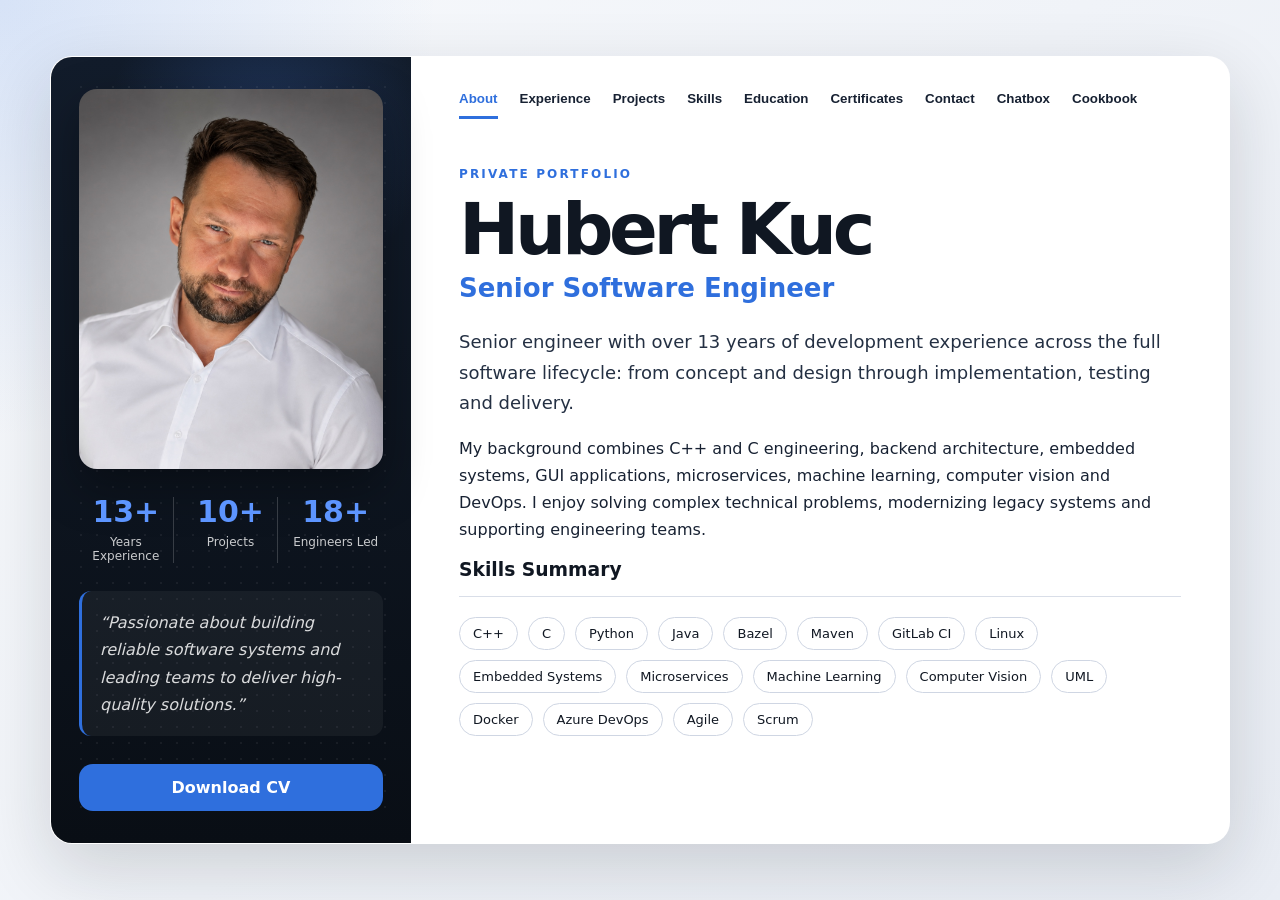
<file: index.html>
<!DOCTYPE html>
<html lang="en">
<head>
  <meta charset="UTF-8" />
  <meta name="viewport" content="width=device-width, initial-scale=1.0" />
  <title>Hubert Kuc | Senior Software Engineer</title>
  <meta name="description" content="Private portfolio of Hubert Kuc, Senior Software Engineer specializing in C++, backend systems, embedded software, DevOps and engineering leadership." />
  <link rel="stylesheet" href="styles.css" />
</head>
<body>
  <main class="page-shell">
    <aside class="profile-card">
      <div class="photo-wrap">
        <img src="assets/hubert-kuc-photo.jpeg" alt="Hubert Kuc portrait" />
      </div>

      <div class="stats">
        <div><strong>13+</strong><span>Years Experience</span></div>
        <div><strong>10+</strong><span>Projects</span></div>
        <div><strong>18+</strong><span>Engineers Led</span></div>
      </div>

      <blockquote>
        “Passionate about building reliable software systems and leading teams to deliver high-quality solutions.”
      </blockquote>

      <a class="download-btn" href="assets/Hubert_Kuc_CV_2026.pdf" download>Download CV</a>
    </aside>

    <section class="content-card">
      <nav class="tabs" aria-label="Portfolio sections">
        <button class="tab active" data-tab="about">About</button>
        <button class="tab" data-tab="experience">Experience</button>
        <button class="tab" data-tab="projects">Projects</button>
        <button class="tab" data-tab="skills">Skills</button>
        <button class="tab" data-tab="education">Education</button>
        <button class="tab" data-tab="certificates">Certificates</button>
        <button class="tab" data-tab="contact">Contact</button>
        <button class="tab" data-tab="chatbox">Chatbox</button>
        <button class="tab" data-tab="cookbook">Cookbook</button>
      </nav>

      <section id="about" class="panel active">
        <p class="eyebrow">Private portfolio</p>
        <h1>Hubert Kuc</h1>
        <h2>Senior Software Engineer</h2>
        <p class="lead">
          Senior engineer with over 13 years of development experience across the full software lifecycle:
          from concept and design through implementation, testing and delivery.
        </p>
        <p>
          My background combines C++ and C engineering, backend architecture, embedded systems, GUI applications,
          microservices, machine learning, computer vision and DevOps. I enjoy solving complex technical problems,
          modernizing legacy systems and supporting engineering teams.
        </p>

        <h3>Skills Summary</h3>
        <div class="chips">
          <span>C++</span><span>C</span><span>Python</span><span>Java</span><span>Bazel</span>
          <span>Maven</span><span>GitLab CI</span><span>Linux</span><span>Embedded Systems</span>
          <span>Microservices</span><span>Machine Learning</span><span>Computer Vision</span>
          <span>UML</span><span>Docker</span><span>Azure DevOps</span><span>Agile</span><span>Scrum</span>
        </div>
      </section>

      <section id="experience" class="panel">
        <p class="eyebrow">Professional path</p>
        <h2>Experience</h2>
        <div class="timeline">
          <article>
            <span class="date">08.2024 — 01.2026</span>
            <h3>Goldman Sachs</h3>
            <p><strong>Senior Software Engineer, Core Engineering</strong></p>
            <p>Migration of legacy C++ and Java codebases to a unified build and CI ecosystem based on Bazel, Maven and GitLab CI. SME for complex build, linker and runtime issues.</p>
            <p class="tech">Bazel · Maven · Bash · GDB · Valgrind · Python · GitLab CI · C++ · Java · DevOps</p>
          </article>

          <article>
            <span class="date">05.2022 — 12.2023</span>
            <h3>Mobica Ltd.</h3>
            <p><strong>Group Manager</strong></p>
            <p>Line manager for a group of 8 engineers: appraisals, salary reviews, development plans, 1:1s, project matching and managerial interviews.</p>
            <p class="tech">People Management · Hiring · Mentoring · Development Plans</p>
          </article>

          <article>
            <span class="date">09.2021 — 12.2023</span>
            <h3>Mobica Ltd. / ABB US</h3>
            <p><strong>Backend Developer / Architect / Team Leader</strong></p>
            <p>Led an international team of 7 engineers working on modular software architecture for petroleum flow computers.</p>
            <p class="tech">C++17 · Python · CMake · libuv · UML · Google Test · Protobuf · QEMU · Azure DevOps</p>
          </article>

          <article>
            <span class="date">12.2020 — 08.2021</span>
            <h3>Mobica Ltd. / Ingenico UK</h3>
            <p><strong>Senior Software Engineer</strong></p>
            <p>Development of microservices for cashless payments.</p>
            <p class="tech">C++11 · Python · REST · SSL · SSH · Google Test · Jira · Confluence · Git</p>
          </article>

          <article>
            <span class="date">04.2016 — 07.2020</span>
            <h3>Airbus Defence and Space</h3>
            <p><strong>Senior Software Engineer & Team Lead</strong></p>
            <p>Development of central flight software components for JUICE and MetOP-SG projects. SRS, detailed UML design, implementation and unit tests.</p>
            <p class="tech">C · UML · MISRA · ECSS · Test Coverage · Waterfall</p>
          </article>

          <article>
            <span class="date">2013 — 2015</span>
            <h3>Samsung Electronics</h3>
            <p><strong>C++ Software Engineer</strong></p>
            <p>STB UX/UI features for embedded Linux systems, including media/PVR library, signal scanning, EPG and channel list management.</p>
            <p class="tech">C++ · Embedded Linux · GUI · Architecture</p>
          </article>
        </div>
      </section>

      <section id="projects" class="panel">
        <p class="eyebrow">My work</p>
        <h2>Projects</h2>
        <div class="projects-grid">
          <article class="project-card">
            <div class="project-thumb">🤖 RUPERT · AI ASSISTANT</div>
            <div class="project-body">
              <h3>Rupert — AI Portfolio Assistant <span class="project-badge">Live</span></h3>
              <p>RAG assistant that answers recruiter questions about my CV, projects and availability. Powers the Chatbox tab on this site.</p>
              <div class="chips">
                <span>FastAPI</span><span>LangChain</span><span>Gemini</span><span>ChromaDB</span><span>Docker</span>
              </div>
              <div class="project-links">
                <button class="project-btn primary" type="button" data-goto-tab="chatbox">Try it — Chatbox</button>
                <a class="project-btn ghost" href="https://github.com/hubb83/ai-assistant-chatbox" target="_blank" rel="noopener">GitHub</a>
              </div>
            </div>
          </article>

          <article class="project-card">
            <div class="project-thumb">🍳 COOKBOOK AI</div>
            <div class="project-body">
              <h3>Cookbook AI</h3>
              <p>Recognizes ingredients from a photo (including iPhone HEIC) and suggests 3 recipes. Multimodal Gemini with server-side image preprocessing.</p>
              <div class="chips">
                <span>Gemini Vision</span><span>LangChain</span><span>FastAPI</span><span>Pillow</span>
              </div>
              <div class="project-links">
                <button class="project-btn primary" type="button" data-goto-tab="cookbook">Try it — Cooking recipes</button>
                <a class="project-btn ghost" href="https://github.com/hubb83/cookbook-app" target="_blank" rel="noopener">GitHub</a>
              </div>
            </div>
          </article>

          <article class="project-card">
            <div class="project-thumb">🌐 PORTFOLIO SITE</div>
            <div class="project-body">
              <h3>Portfolio Website</h3>
              <p>This site: a static frontend on GitHub Pages integrated with an AI backend — tabbed CV, chatbox and voice mode preview.</p>
              <div class="chips">
                <span>HTML</span><span>CSS</span><span>JavaScript</span><span>GitHub Pages</span>
              </div>
              <div class="project-links">
                <a class="project-btn ghost" href="https://github.com/hubb83/hubb83.github.io" target="_blank" rel="noopener">GitHub</a>
              </div>
            </div>
          </article>
        </div>
      </section>

      <section id="skills" class="panel">
        <p class="eyebrow">Technical toolkit</p>
        <h2>Skills</h2>
        <div class="skill-grid">
          <div><h3>Languages</h3><p>C++, C, Python, Java, UML</p></div>
          <div><h3>Backend & Systems</h3><p>Microservices, REST, SSL, SSH, embedded systems, Linux, Windows</p></div>
          <div><h3>Build & DevOps</h3><p>Bazel, Maven, CMake, GitLab CI, Docker, Containers, Azure DevOps, Bash</p></div>
          <div><h3>Testing & Debugging</h3><p>Google Test, GDB, Valgrind, test coverage, linker/runtime diagnostics</p></div>
          <div><h3>AI / Computer Vision</h3><p>YOLO, SSD, OpenCV, TensorFlow, pandas, NumPy</p></div>
          <div><h3>Leadership</h3><p>Team leading, Scrum Master, line management, hiring, mentoring, appraisals</p></div>
        </div>
      </section>

      <section id="education" class="panel">
        <p class="eyebrow">Academic background</p>
        <h2>Education</h2>
        <div class="cards">
          <article><h3>Warsaw University of Technology</h3><p>Postgraduate Resources Management in IT, 2015</p></article>
          <article><h3>Université Paris-Sud XI</h3><p>PhD Experimental Nuclear Physics, 2014</p></article>
          <article><h3>AGH University of Science and Technology</h3><p>MSc Technical Nuclear Physics, 2009</p></article>
        </div>
      </section>

      <section id="certificates" class="panel">
        <p class="eyebrow">Training</p>
        <h2>Certificates & Courses</h2>
        <div class="cards">
          <article><h3>PRINCE2 Foundation Certificate</h3><p>Project management foundation certification.</p></article>
          <article><h3>Professional Trainings</h3><p>DevOps, embedded development, Python, Django, pandas, Java, Spring Boot, microservices, machine learning and computer vision.</p></article>
        </div>
      </section>

      <section id="contact" class="panel">
        <p class="eyebrow">Get in touch</p>
        <h2>Contact</h2>
        <div class="contact-grid">
          <a href="mailto:hubertkuc@gmail.com"><span>Email</span>hubertkuc@gmail.com</a>
          <a href="tel:+48503172691"><span>Phone</span>(+48) 503-172-691</a>
          <div><span>Location</span>Warsaw, Poland</div>
          <div><span>Availability</span>Open to new opportunities</div>
        </div>
      </section>
      <section id="chatbox" class="panel">
        <p class="eyebrow">My AI Assistant</p>
        <h2>Rupert</h2>
        <p class="lead">
          My AI assistant to answer questions screening questions about my CV, projects, technical experience, leadership background and availability.
        </p>

        <div class="chat-widget" aria-label="AI assistant chatbox">
          <div class="chat-header">
            <div>
              <strong>Rupert AI Assistant</strong>
              <span>CV · Experience · Projects · Availability</span>
            </div>
            <span class="chat-status">Online</span>
          </div>

          <div id="chat-messages" class="chat-messages" aria-live="polite">
            <div class="chat-row assistant">
              <div class="chat-avatar">AI</div>
              <div class="chat-bubble assistant">
                Hi, I am Hubert's AI assistant. How can I help?
              </div>
            </div>
          </div>

          <div class="chat-actions">
            <button id="chat-voice" class="voice-button" type="button" aria-label="Start voice conversation">
              🎙 Voice conversation
            </button>
            <span id="voice-status" class="voice-status">Voice mode preview</span>
          </div>

          <div class="chat-input-row">
            <input
              id="chat-question"
              type="text"
              placeholder="Type a question or use voice conversation..."
              autocomplete="off"
            />
            <button id="chat-send" type="button">Send</button>
          </div>
        </div>
      </section>
      <section id="cookbook" class="panel">
        <p class="eyebrow">AI Cookbook</p>
        <h2>Cookbook</h2>
        <p class="lead">
          Upload a photo of your ingredients — AI identifies them and suggests 3 recipes. Add or adjust ingredients manually if you like.
        </p>

        <div class="subtabs" role="tablist" aria-label="Cookbook views">
          <button id="cb-tab-search" class="subtab active" type="button" data-cbview="search">🔍 New search</button>
          <button id="cb-tab-saved" class="subtab" type="button" data-cbview="saved">📖 Saved recipes</button>
        </div>

        <div id="cb-view-search" class="cb-view active">
          <div id="cb-dropzone" class="dropzone" tabindex="0">
            <input id="cb-file" type="file" accept="image/*,.heic,.heif" hidden />
            <div id="cb-dz-empty">
              <div class="dz-ico">📷</div>
              <strong>Drop an ingredients photo here</strong>
              <em>JPEG · PNG · WebP · HEIC (iPhone) — up to 25 MB</em>
              <div class="dz-actions">
                <button id="cb-choose" class="project-btn primary" type="button">Choose photo</button>
              </div>
            </div>
            <div id="cb-dz-preview" hidden>
              <img id="cb-preview-img" alt="Selected ingredients photo preview" />
              <span id="cb-preview-name"></span>
              <button id="cb-remove-photo" class="project-btn ghost" type="button">✕ Remove photo</button>
            </div>
          </div>

          <label class="cb-label" for="cb-tag-input">Ingredients (optional — press Enter to add)</label>
          <div id="cb-tags" class="tags-input">
            <input id="cb-tag-input" type="text" placeholder="e.g. eggs, bacon…" autocomplete="off" />
          </div>

          <div class="cb-actions">
            <button id="cb-analyze" class="project-btn primary" type="button">Find recipes</button>
            <span id="cb-status" class="cb-status"></span>
          </div>

          <div id="cb-results"></div>
        </div>

        <div id="cb-view-saved" class="cb-view">
          <div id="cb-saved-status" class="cb-status"></div>
          <div id="cb-saved-list" class="saved-grid"></div>
        </div>
      </section>
    </section>
  </main>

  <script src="script.js"></script>
</body>
</html>
</file>
<file: styles.css>
* {
  box-sizing: border-box;
}

:root {
  --bg: #eef1f6;
  --card: #ffffff;
  --dark: #101722;
  --dark-2: #172132;
  --muted: #667085;
  --line: #d9dee8;
  --accent: #2f6fdd;
  --accent-soft: rgba(47,111,221,.12);
  --shadow: 0 24px 70px rgba(16,23,34,.16);
}

body {
  margin: 0;
  min-height: 100vh;
  font-family: Inter, ui-sans-serif, system-ui, -apple-system, BlinkMacSystemFont, "Segoe UI", sans-serif;
  background:
    radial-gradient(circle at top left, rgba(47,111,221,.16), transparent 28%),
    linear-gradient(135deg, #f7f9fc 0%, #e9edf4 100%);
  color: var(--dark);
  display: flex;
  align-items: center;
  justify-content: center;
  padding: 32px;
}

.page-shell {
  width: min(1180px, 100%);
  min-height: 720px;
  display: grid;
  grid-template-columns: 360px 1fr;
  background: var(--card);
  border-radius: 22px;
  overflow: hidden;
  box-shadow: var(--shadow);
  border: 1px solid rgba(255,255,255,.8);
}

.profile-card {
  background:
    radial-gradient(circle at 60% 10%, rgba(72,128,233,.25), transparent 22%),
    linear-gradient(180deg, #121c2b 0%, #090e15 100%);
  color: white;
  padding: 32px 28px;
  position: relative;
  display: flex;
  flex-direction: column;
  gap: 28px;
}

.profile-card::before {
  content: "";
  position: absolute;
  inset: 22px;
  background-image: radial-gradient(rgba(255,255,255,.16) 1px, transparent 1px);
  background-size: 16px 16px;
  opacity: .35;
  pointer-events: none;
}

.photo-wrap {
  position: relative;
  z-index: 1;
  border-radius: 18px;
  overflow: hidden;
  aspect-ratio: 4/5;
  box-shadow: 0 18px 45px rgba(0,0,0,.35);
}

.photo-wrap img {
  width: 100%;
  height: 100%;
  object-fit: cover;
  object-position: 54% 28%;
  display: block;
}

.stats {
  position: relative;
  z-index: 1;
  display: grid;
  grid-template-columns: repeat(3, 1fr);
  gap: 10px;
  text-align: center;
}

.stats div {
  border-right: 1px solid rgba(255,255,255,.18);
}

.stats div:last-child {
  border-right: none;
}

.stats strong {
  display: block;
  color: #5d95ff;
  font-size: 30px;
  line-height: 1;
}

.stats span {
  margin-top: 8px;
  display: block;
  font-size: 12px;
  color: rgba(255,255,255,.78);
}

blockquote {
  position: relative;
  z-index: 1;
  margin: 0;
  color: rgba(255,255,255,.84);
  line-height: 1.7;
  font-style: italic;
  padding: 18px 18px;
  border-left: 3px solid var(--accent);
  background: rgba(255,255,255,.05);
  border-radius: 12px;
}

.download-btn {
  position: relative;
  z-index: 1;
  margin-top: auto;
  display: inline-flex;
  justify-content: center;
  text-decoration: none;
  color: white;
  background: var(--accent);
  padding: 14px 20px;
  border-radius: 14px;
  font-weight: 700;
}

.content-card {
  padding: 34px 48px 42px;
  overflow: hidden;
}

.tabs {
  display: flex;
  flex-wrap: wrap;
  gap: 22px;
  margin-bottom: 44px;
  border-bottom: 1px solid transparent;
}

.tab {
  border: 0;
  background: transparent;
  padding: 0 0 10px;
  cursor: pointer;
  font-weight: 650;
  color: var(--dark-2);
  border-bottom: 3px solid transparent;
}

.tab.active {
  color: var(--accent);
  border-color: var(--accent);
}

.panel {
  display: none;
  animation: fade .25s ease;
}

.panel.active {
  display: block;
}

@keyframes fade {
  from { opacity: 0; transform: translateY(6px); }
  to { opacity: 1; transform: translateY(0); }
}

.eyebrow {
  color: var(--accent);
  text-transform: uppercase;
  font-size: 12px;
  letter-spacing: .18em;
  font-weight: 800;
  margin: 0 0 10px;
}

h1 {
  font-size: clamp(44px, 6vw, 72px);
  line-height: .95;
  letter-spacing: -0.06em;
  margin: 0 0 10px;
}

h2 {
  color: var(--accent);
  font-size: 26px;
  margin: 0 0 24px;
}

h3 {
  margin: 0 0 10px;
}

p {
  color: var(--dark-2);
  line-height: 1.7;
  margin: 0 0 16px;
}

.lead {
  font-size: 18px;
  color: #243043;
}

.chips {
  display: flex;
  flex-wrap: wrap;
  gap: 10px;
  margin-top: 16px;
  padding-top: 20px;
  border-top: 1px solid var(--line);
}

.chips span {
  border: 1px solid #cfd6e3;
  border-radius: 999px;
  padding: 8px 13px;
  background: #fff;
  font-size: 13px;
}

.timeline {
  position: relative;
  display: grid;
  gap: 20px;
  max-height: 560px;
  overflow: auto;
  padding-right: 12px;
}

.timeline article {
  border-left: 3px solid var(--accent);
  background: #f8faff;
  padding: 20px 22px;
  border-radius: 0 16px 16px 0;
}

.date {
  display: inline-block;
  color: var(--accent);
  font-weight: 800;
  font-size: 13px;
  margin-bottom: 8px;
}

.tech {
  color: var(--muted);
  font-size: 14px;
  margin-bottom: 0;
}

.skill-grid {
  display: grid;
  grid-template-columns: repeat(2, minmax(0, 1fr));
  gap: 16px;
}

.skill-grid div,
.cards article,
.contact-grid > * {
  border: 1px solid var(--line);
  border-radius: 18px;
  padding: 20px;
  background: #fbfcff;
}

.cards {
  display: grid;
  gap: 16px;
}

.contact-grid {
  display: grid;
  grid-template-columns: repeat(2, minmax(0, 1fr));
  gap: 16px;
}

.contact-grid a,
.contact-grid div {
  color: var(--dark);
  text-decoration: none;
  font-weight: 700;
}

.contact-grid span {
  display: block;
  color: var(--muted);
  font-size: 12px;
  text-transform: uppercase;
  letter-spacing: .12em;
  margin-bottom: 8px;
}

.projects-grid {
  display: grid;
  grid-template-columns: repeat(2, minmax(0, 1fr));
  gap: 18px;
  max-height: 560px;
  overflow: auto;
  padding-right: 12px;
}

.project-card {
  border: 1px solid var(--line);
  border-radius: 18px;
  background: #fbfcff;
  overflow: hidden;
  display: flex;
  flex-direction: column;
  transition: transform .15s ease, box-shadow .15s ease;
}

.project-card:hover {
  transform: translateY(-4px);
  box-shadow: 0 18px 40px rgba(16,23,34,.12);
}

.project-thumb {
  min-height: 110px;
  background: linear-gradient(135deg, #16233a 0%, var(--accent) 130%);
  color: rgba(255,255,255,.92);
  display: grid;
  place-items: center;
  font-weight: 800;
  font-size: 14px;
  letter-spacing: .05em;
}

.project-body {
  padding: 18px 20px 20px;
  display: flex;
  flex-direction: column;
  flex: 1;
}

.project-body h3 {
  font-size: 17px;
  margin-bottom: 6px;
}

.project-body p {
  font-size: 14px;
  margin-bottom: 0;
}

.project-body .chips {
  border-top: 0;
  padding-top: 0;
  margin-top: 12px;
  gap: 8px;
}

.project-body .chips span {
  padding: 5px 11px;
  font-size: 12.5px;
}

.project-badge {
  display: inline-block;
  vertical-align: 2px;
  font-size: 11px;
  font-weight: 800;
  letter-spacing: .08em;
  text-transform: uppercase;
  padding: 3px 9px;
  border-radius: 999px;
  background: rgba(72, 199, 116, .14);
  color: #1d7a43;
  border: 1px solid rgba(72,199,116,.35);
}

.project-links {
  display: flex;
  gap: 10px;
  margin-top: auto;
  padding-top: 14px;
}

.project-btn {
  display: inline-flex;
  align-items: center;
  gap: 6px;
  text-decoration: none;
  font-weight: 700;
  font-size: 13.5px;
  font-family: inherit;
  padding: 9px 16px;
  border-radius: 10px;
  cursor: pointer;
}

.project-btn.primary {
  background: var(--accent);
  color: #fff;
  border: 0;
}

.project-btn.ghost {
  border: 1px solid var(--line);
  color: var(--dark-2);
  background: #fff;
}

/* ===== Cookbook tab ===== */
.subtabs {
  display: inline-flex;
  background: var(--bg);
  border-radius: 999px;
  padding: 4px;
  gap: 4px;
  margin-bottom: 20px;
}

.subtab {
  border: 0;
  border-radius: 999px;
  padding: 8px 18px;
  font-weight: 700;
  font-size: 13.5px;
  font-family: inherit;
  background: transparent;
  color: var(--muted);
  cursor: pointer;
}

.subtab.active {
  background: #fff;
  color: var(--accent);
  box-shadow: 0 4px 12px rgba(16,23,34,.08);
}

.cb-view {
  display: none;
}

.cb-view.active {
  display: block;
  animation: fade .25s ease;
}

.dropzone {
  border: 2px dashed #b9c6de;
  border-radius: 18px;
  background: #f8faff;
  padding: 28px 20px;
  text-align: center;
  color: var(--muted);
  cursor: pointer;
}

.dropzone.dragover {
  border-color: var(--accent);
  background: var(--accent-soft);
}

.dz-ico {
  font-size: 34px;
  margin-bottom: 8px;
}

.dropzone strong {
  color: var(--dark-2);
  display: block;
  margin-bottom: 4px;
}

.dropzone em {
  font-size: 12.5px;
  font-style: normal;
}

.dz-actions {
  margin-top: 14px;
}

#cb-dz-preview[hidden],
#cb-dz-empty[hidden] {
  display: none;
}

#cb-dz-preview {
  display: flex;
  align-items: center;
  gap: 14px;
  justify-content: center;
  flex-wrap: wrap;
}

#cb-preview-img {
  max-height: 110px;
  max-width: 180px;
  border-radius: 12px;
  box-shadow: 0 10px 24px rgba(16,23,34,.15);
}

#cb-preview-name {
  font-size: 13px;
  color: var(--dark-2);
  max-width: 220px;
  overflow: hidden;
  text-overflow: ellipsis;
  white-space: nowrap;
}

.cb-label {
  display: block;
  margin: 18px 0 8px;
  font-size: 12.5px;
  font-weight: 700;
  color: var(--muted);
  text-transform: uppercase;
  letter-spacing: .08em;
}

.tags-input {
  display: flex;
  flex-wrap: wrap;
  gap: 8px;
  align-items: center;
  border: 1px solid var(--line);
  border-radius: 14px;
  background: #fff;
  padding: 10px 12px;
}

.tags-input:focus-within {
  border-color: var(--accent);
  box-shadow: 0 0 0 3px var(--accent-soft);
}

.tags-input input {
  flex: 1;
  min-width: 140px;
  border: 0;
  outline: none;
  font-size: 14px;
  font-family: inherit;
  padding: 4px;
}

.tag {
  display: inline-flex;
  align-items: center;
  gap: 6px;
  background: var(--accent-soft);
  color: var(--accent);
  border: 1px solid rgba(47,111,221,.3);
  border-radius: 999px;
  padding: 5px 6px 5px 12px;
  font-size: 13px;
  font-weight: 600;
}

.tag button {
  border: 0;
  background: rgba(47,111,221,.15);
  color: var(--accent);
  border-radius: 50%;
  width: 18px;
  height: 18px;
  line-height: 1;
  font-size: 11px;
  cursor: pointer;
  display: grid;
  place-items: center;
}

.tag button:hover {
  background: var(--accent);
  color: #fff;
}

.cb-actions {
  display: flex;
  align-items: center;
  gap: 14px;
  margin-top: 18px;
}

.cb-status {
  font-size: 13.5px;
  color: var(--muted);
}

.cb-status.error {
  color: #c03535;
}

#cb-results {
  margin-top: 20px;
}

.cb-detected {
  margin-bottom: 6px;
}

.recipe-card {
  border: 1px solid var(--line);
  border-left: 3px solid var(--accent);
  border-radius: 0 14px 14px 0;
  background: #f8faff;
  padding: 16px 18px;
  margin-top: 14px;
}

.recipe-card h3 {
  font-size: 15.5px;
  margin-bottom: 6px;
}

.recipe-card p {
  font-size: 13.5px;
  margin-bottom: 8px;
}

.recipe-card ol {
  margin: 0 0 10px;
  padding-left: 20px;
  color: var(--dark-2);
  font-size: 13.5px;
  line-height: 1.6;
}

.recipe-card .actions {
  display: flex;
  justify-content: flex-end;
}

.saved-grid {
  display: grid;
  grid-template-columns: repeat(2, minmax(0, 1fr));
  gap: 14px;
  max-height: 520px;
  overflow: auto;
  padding-right: 10px;
}

.saved-card {
  border: 1px solid var(--line);
  border-radius: 14px;
  background: #fbfcff;
  padding: 16px 18px;
}

.saved-card h3 {
  font-size: 14.5px;
  margin-bottom: 4px;
}

.saved-card time {
  font-size: 11.5px;
  color: var(--muted);
  display: block;
  margin-bottom: 8px;
}

.saved-card p {
  font-size: 13px;
  margin-bottom: 8px;
}

.saved-card details summary {
  cursor: pointer;
  font-size: 12.5px;
  font-weight: 700;
  color: var(--accent);
  margin-bottom: 6px;
}

.saved-card .row {
  display: flex;
  justify-content: space-between;
  align-items: center;
  margin-top: 10px;
}

@media (max-width: 900px) {
  body {
    padding: 16px;
    align-items: flex-start;
  }

  .page-shell {
    grid-template-columns: 1fr;
  }

  .profile-card {
    min-height: auto;
  }

  .photo-wrap {
    max-height: 430px;
  }

  .content-card {
    padding: 28px 22px 34px;
  }

  .tabs {
    gap: 14px;
    margin-bottom: 30px;
  }

  .skill-grid,
  .contact-grid,
  .projects-grid,
  .saved-grid {
    grid-template-columns: 1fr;
  }
}
/* Add this at the end of styles.css */
.chat-widget {
  margin-top: 24px;
  border: 1px solid rgba(255, 255, 255, 0.18);
  border-radius: 26px;
  padding: 18px;
  background:
    radial-gradient(circle at top left, rgba(255, 255, 255, 0.08), transparent 32%),
    rgba(255, 255, 255, 0.045);
  box-shadow: 0 24px 70px rgba(0, 0, 0, 0.22);
}

.chat-header {
  display: flex;
  justify-content: space-between;
  align-items: center;
  gap: 16px;
  padding: 4px 6px 16px;
  border-bottom: 1px solid rgba(255, 255, 255, 0.12);
  margin-bottom: 14px;
}

.chat-header strong,
.chat-header span {
  display: block;
}

.chat-header strong {
  font-size: 0.98rem;
}

.chat-header span {
  margin-top: 4px;
  opacity: 0.72;
  font-size: 0.82rem;
}

.chat-status {
  flex: 0 0 auto;
  padding: 6px 10px;
  border-radius: 999px;
  background: rgba(72, 255, 173, 0.12);
  border: 1px solid rgba(72, 255, 173, 0.28);
  font-size: 0.78rem;
  font-weight: 700;
}

.chat-messages {
  height: 370px;
  overflow-y: auto;
  display: flex;
  flex-direction: column;
  gap: 16px;
  padding: 10px 4px 14px;
  margin-bottom: 14px;
}

.chat-row {
  display: flex;
  align-items: flex-end;
  gap: 10px;
}

.chat-row.user {
  justify-content: flex-end;
}

.chat-row.assistant {
  justify-content: flex-start;
}

.chat-avatar {
  width: 34px;
  height: 34px;
  flex: 0 0 34px;
  border-radius: 50%;
  display: grid;
  place-items: center;
  font-size: 0.72rem;
  font-weight: 800;
  background: rgba(255, 255, 255, 0.1);
  border: 1px solid rgba(255, 255, 255, 0.18);
}

.chat-bubble {
  position: relative;
  max-width: 78%;
  padding: 14px 16px;
  border-radius: 20px;
  line-height: 1.5;
  white-space: pre-wrap;
  box-shadow: 0 12px 26px rgba(0, 0, 0, 0.18);
}

.chat-bubble.user {
  background: #ffffff;
  color: #101010;
  border: 1px solid rgba(255, 255, 255, 0.96);
  border-bottom-right-radius: 6px;
}

.chat-bubble.assistant {
  background: rgba(255, 255, 255, 0.11);
  color: inherit;
  border: 1px solid rgba(255, 255, 255, 0.18);
  border-bottom-left-radius: 6px;
}

.chat-bubble.wake-hint {
  font-style: italic;
  opacity: 0.85;
}

.chat-bubble.user::after,
.chat-bubble.assistant::after {
  content: "";
  position: absolute;
  bottom: 5px;
  width: 12px;
  height: 12px;
  transform: rotate(45deg);
}

.chat-bubble.user::after {
  right: -5px;
  background: #ffffff;
  border-top: 1px solid rgba(255, 255, 255, 0.96);
  border-right: 1px solid rgba(255, 255, 255, 0.96);
}

.chat-bubble.assistant::after {
  left: -5px;
  background: rgba(255, 255, 255, 0.11);
  border-left: 1px solid rgba(255, 255, 255, 0.18);
  border-bottom: 1px solid rgba(255, 255, 255, 0.18);
}

.chat-actions {
  display: flex;
  align-items: center;
  gap: 12px;
  margin: 4px 0 14px;
  flex-wrap: wrap;
}

.voice-button {
  min-height: 42px;
  border: 1px solid rgba(255, 255, 255, 0.24);
  border-radius: 999px;
  padding: 0 16px;
  cursor: pointer;
  font-weight: 800;
  background: rgba(255, 255, 255, 0.08);
  color: inherit;
  box-shadow: 0 10px 24px rgba(0, 0, 0, 0.16);
}

.voice-button:hover {
  border-color: rgba(255, 255, 255, 0.48);
  background: rgba(255, 255, 255, 0.13);
}

.voice-button.listening {
  border-color: rgba(255, 92, 92, 0.7);
  background: rgba(255, 92, 92, 0.16);
}

.voice-button.disabled {
  opacity: 0.55;
  cursor: not-allowed;
}

.voice-status {
  opacity: 0.72;
  font-size: 0.84rem;
}

.chat-input-row {
  display: flex;
  gap: 10px;
  padding: 10px;
  border-radius: 999px;
  background: rgba(255, 255, 255, 0.08);
  border: 1px solid rgba(255, 255, 255, 0.22);
  box-shadow:
    inset 0 0 0 1px rgba(255, 255, 255, 0.05),
    0 16px 38px rgba(0, 0, 0, 0.2);
}

.chat-input-row:focus-within {
  border-color: rgba(255, 255, 255, 0.55);
  box-shadow:
    0 0 0 4px rgba(255, 255, 255, 0.08),
    0 16px 38px rgba(0, 0, 0, 0.2);
}

.chat-input-row input {
  flex: 1;
  min-height: 48px;
  border-radius: 999px;
  border: 1px solid rgba(255, 255, 255, 0.2);
  padding: 0 18px;
  background: rgba(255, 255, 255, 0.92);
  color: #111111;
  outline: none;
  font-size: 0.96rem;
}

.chat-input-row input::placeholder {
  color: rgba(0, 0, 0, 0.48);
}

.chat-input-row input:focus {
  border-color: rgba(0, 0, 0, 0.32);
  background: #ffffff;
}

.chat-input-row button {
  min-height: 48px;
  border: 0;
  border-radius: 999px;
  padding: 0 22px;
  cursor: pointer;
  font-weight: 800;
  background: #ffffff;
  color: #111111;
}

.chat-input-row button:disabled,
.chat-input-row input:disabled {
  opacity: 0.65;
  cursor: not-allowed;
}

@media (max-width: 640px) {
  .chat-header {
    align-items: flex-start;
    flex-direction: column;
  }

  .chat-messages {
    height: 310px;
  }

  .chat-input-row {
    flex-direction: column;
    border-radius: 22px;
  }

  .chat-bubble {
    max-width: 82%;
  }

  .chat-actions {
    align-items: flex-start;
    flex-direction: column;
  }
}
</file>
